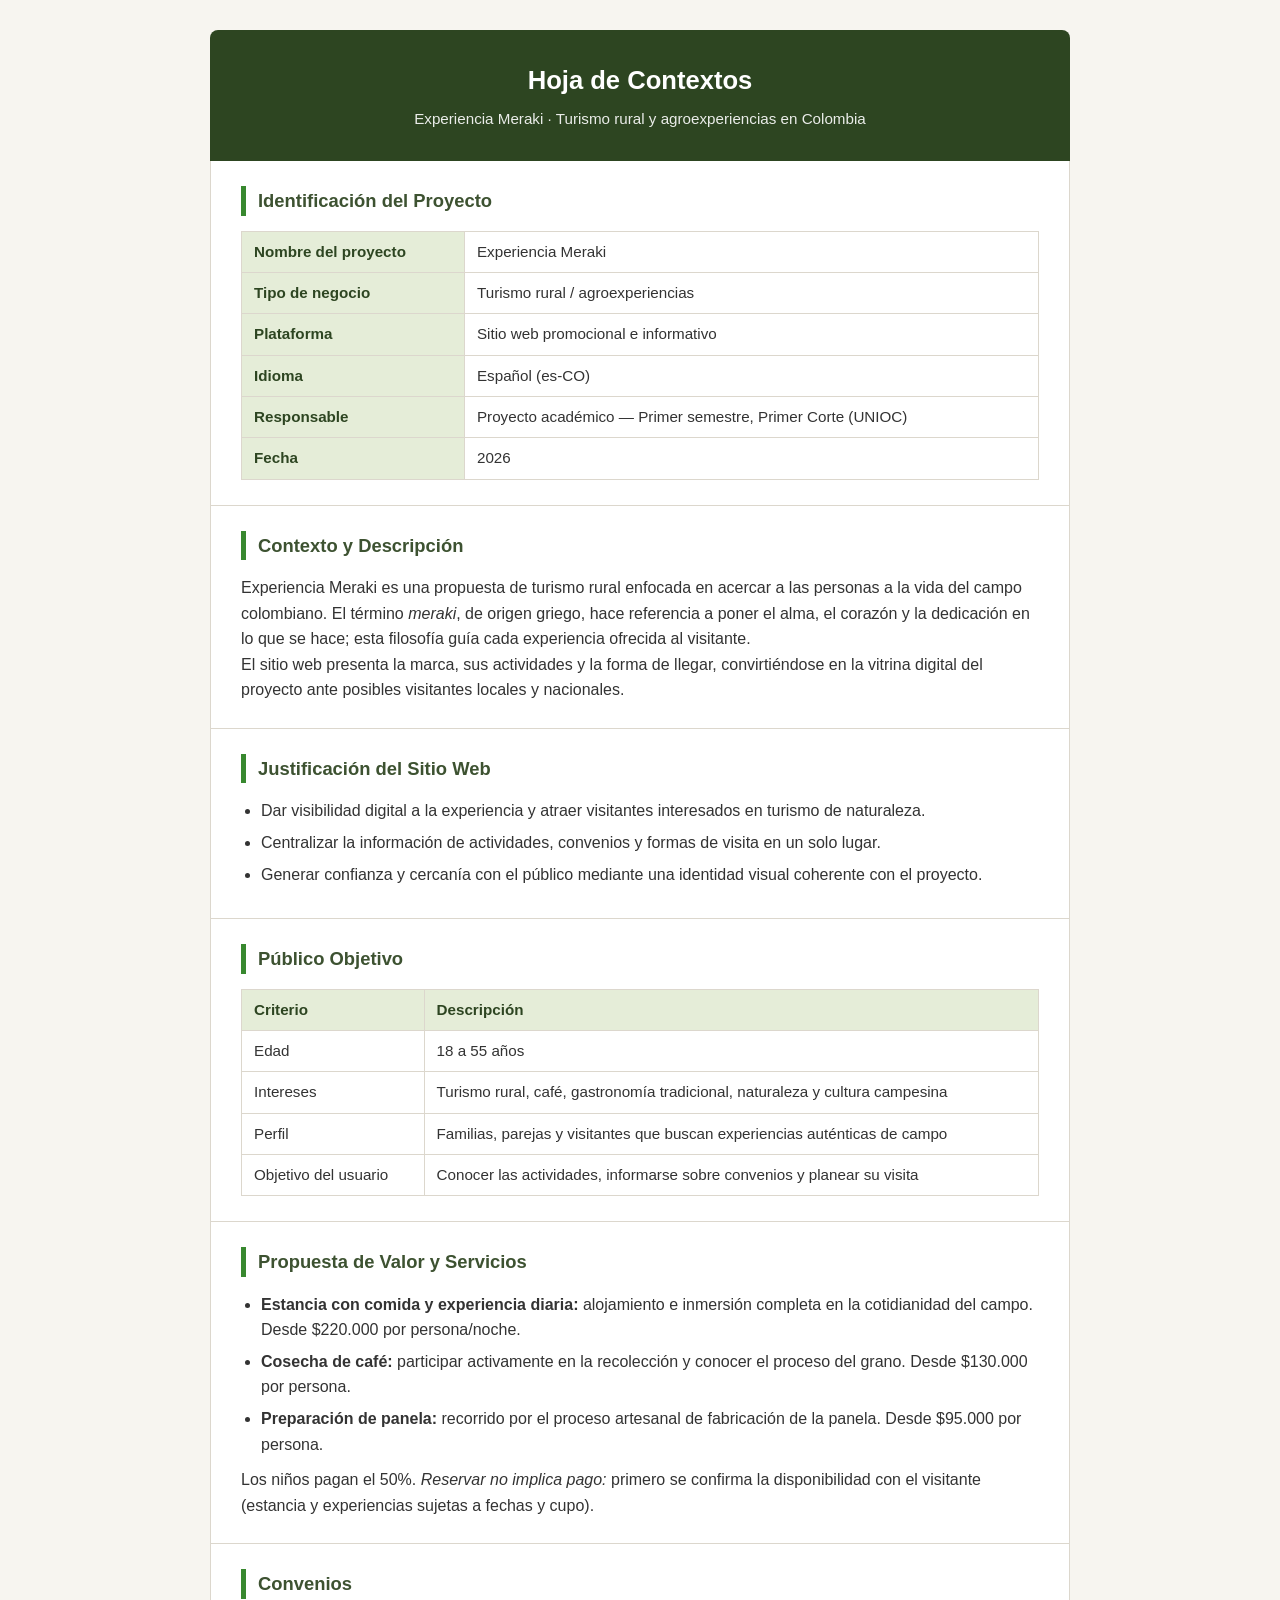
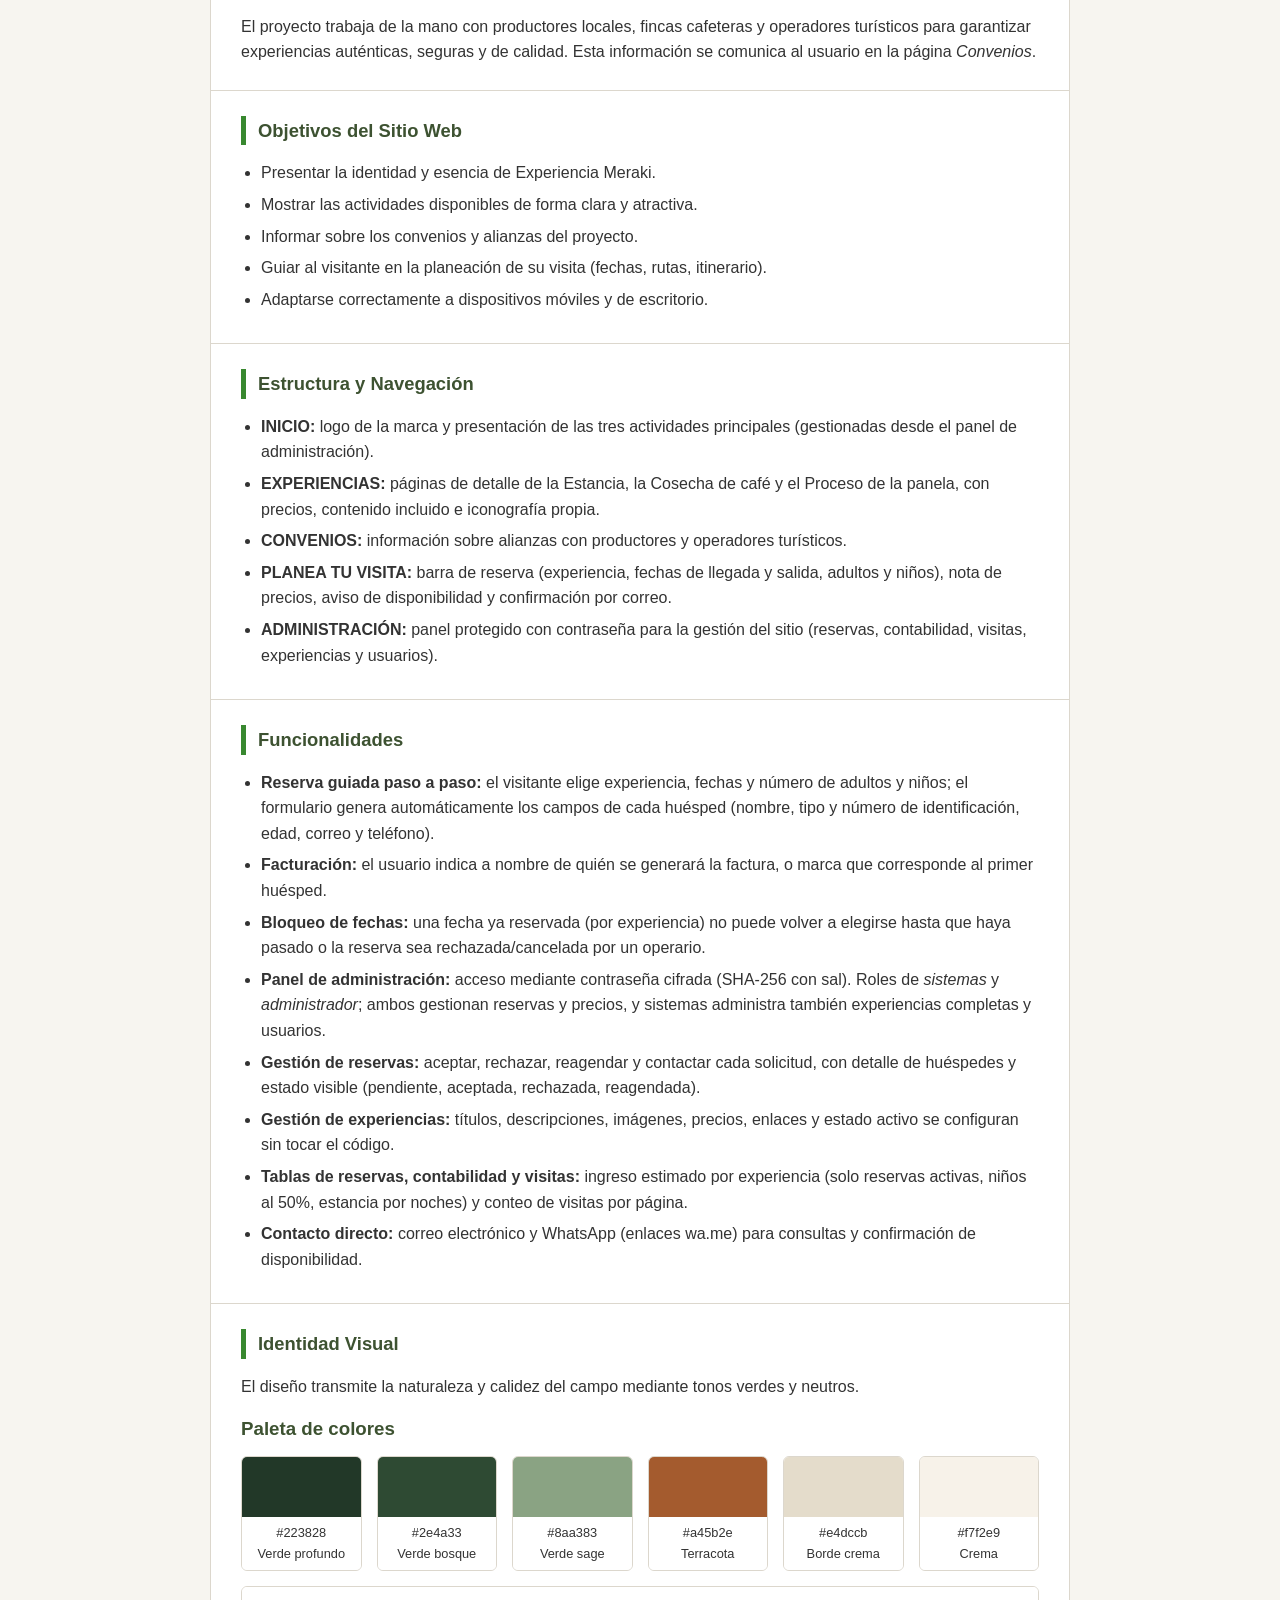
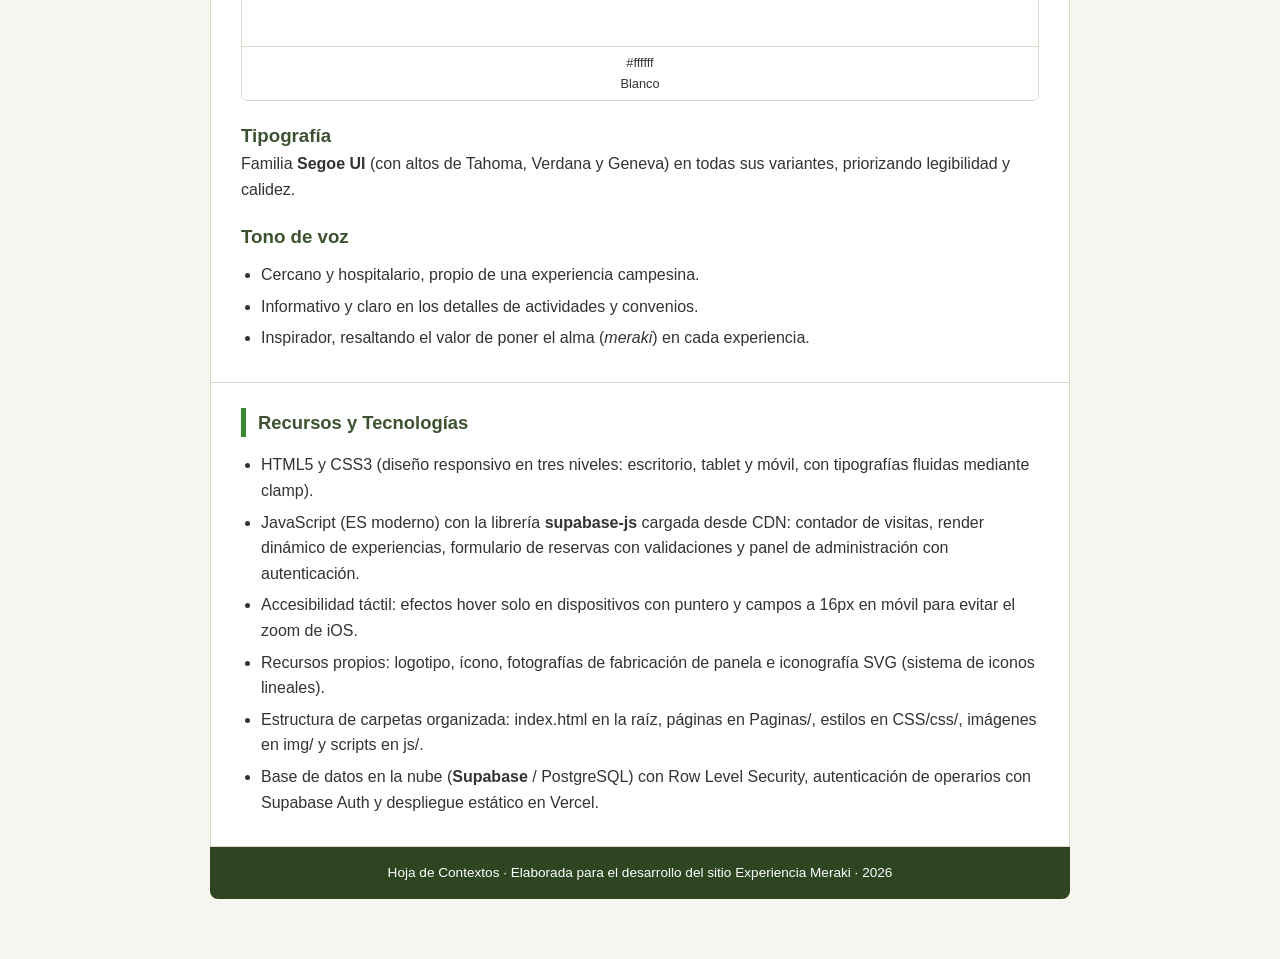
<file: Hoja de Contextos.html>
<!DOCTYPE html>
<html lang="es">
<head>
    <meta charset="UTF-8">
    <meta name="viewport" content="width=device-width, initial-scale=1.0">
    <title>Hoja de Contextos - Experiencia Meraki</title>
    <style>
        * {
            margin: 0;
            padding: 0;
            box-sizing: border-box;
            font-family: 'Segoe UI', Tahoma, Geneva, Verdana, sans-serif;
        }

        body {
            background-color: #f7f5f0;
            color: #333;
            line-height: 1.6;
        }

        .document {
            max-width: 900px;
            margin: 0 auto;
            padding: 30px 20px 60px;
        }

        header.doc-header {
            background-color: #2d4521;
            color: #fff;
            padding: 30px 20px;
            text-align: center;
            border-radius: 8px 8px 0 0;
        }

        header.doc-header h1 {
            font-size: 1.6rem;
            margin-bottom: 6px;
        }

        header.doc-header p {
            font-size: 0.95rem;
            opacity: 0.9;
        }

        section {
            background-color: #fff;
            border: 1px solid #dcd7cd;
            border-top: none;
            padding: 25px 30px;
        }

        section h2 {
            color: #3d5231;
            font-size: 1.15rem;
            border-left: 5px solid #38882f;
            padding-left: 12px;
            margin-bottom: 15px;
        }

        section ul {
            margin: 10px 0 0 20px;
        }

        section li {
            margin-bottom: 6px;
        }

        table {
            width: 100%;
            border-collapse: collapse;
            margin-top: 12px;
        }

        table th, table td {
            border: 1px solid #dcd7cd;
            padding: 8px 12px;
            text-align: left;
            font-size: 0.95rem;
        }

        table th {
            background-color: #e5edd8;
            color: #2d4521;
            font-weight: 600;
        }

        .palette {
            display: flex;
            flex-wrap: wrap;
            gap: 15px;
            margin-top: 12px;
        }

        .color-chip {
            flex: 1;
            min-width: 120px;
            border: 1px solid #dcd7cd;
            border-radius: 6px;
            overflow: hidden;
            text-align: center;
            font-size: 0.8rem;
        }

        .color-chip .swatch {
            height: 60px;
        }

        .color-chip p {
            padding: 6px;
            background-color: #fff;
        }

        footer.doc-footer {
            background-color: #2d4521;
            color: #fff;
            text-align: center;
            padding: 15px 20px;
            font-size: 0.85rem;
            border-radius: 0 0 8px 8px;
        }

        @media print {
            body { background-color: #fff; }
            .document { padding: 0; }
            section { border: none; padding: 15px 0; }
            header.doc-header { border-radius: 0; }
        }
    </style>
</head>
<body>

    <div class="document">

        <header class="doc-header">
            <h1>Hoja de Contextos</h1>
            <p>Experiencia Meraki · Turismo rural y agroexperiencias en Colombia</p>
        </header>

        <section>
            <h2>Identificación del Proyecto</h2>
            <table>
                <tr>
                    <th>Nombre del proyecto</th>
                    <td>Experiencia Meraki</td>
                </tr>
                <tr>
                    <th>Tipo de negocio</th>
                    <td>Turismo rural / agroexperiencias</td>
                </tr>
                <tr>
                    <th>Plataforma</th>
                    <td>Sitio web promocional e informativo</td>
                </tr>
                <tr>
                    <th>Idioma</th>
                    <td>Español (es-CO)</td>
                </tr>
                <tr>
                    <th>Responsable</th>
                    <td>Proyecto académico — Primer semestre, Primer Corte (UNIOC)</td>
                </tr>
                <tr>
                    <th>Fecha</th>
                    <td>2026</td>
                </tr>
            </table>
        </section>

        <section>
            <h2>Contexto y Descripción</h2>
            <p>
                Experiencia Meraki es una propuesta de turismo rural enfocada en acercar a las personas
                a la vida del campo colombiano. El término <em>meraki</em>, de origen griego, hace referencia
                a poner el alma, el corazón y la dedicación en lo que se hace; esta filosofía guía cada
                experiencia ofrecida al visitante.
            </p>
            <p>
                El sitio web presenta la marca, sus actividades y la forma de llegar, convirtiéndose en
                la vitrina digital del proyecto ante posibles visitantes locales y nacionales.
            </p>
        </section>

        <section>
            <h2>Justificación del Sitio Web</h2>
            <ul>
                <li>Dar visibilidad digital a la experiencia y atraer visitantes interesados en turismo de naturaleza.</li>
                <li>Centralizar la información de actividades, convenios y formas de visita en un solo lugar.</li>
                <li>Generar confianza y cercanía con el público mediante una identidad visual coherente con el proyecto.</li>
            </ul>
        </section>

        <section>
            <h2>Público Objetivo</h2>
            <table>
                <tr>
                    <th>Criterio</th>
                    <th>Descripción</th>
                </tr>
                <tr>
                    <td>Edad</td>
                    <td>18 a 55 años</td>
                </tr>
                <tr>
                    <td>Intereses</td>
                    <td>Turismo rural, café, gastronomía tradicional, naturaleza y cultura campesina</td>
                </tr>
                <tr>
                    <td>Perfil</td>
                    <td>Familias, parejas y visitantes que buscan experiencias auténticas de campo</td>
                </tr>
                <tr>
                    <td>Objetivo del usuario</td>
                    <td>Conocer las actividades, informarse sobre convenios y planear su visita</td>
                </tr>
            </table>
        </section>

        <section>
            <h2>Propuesta de Valor y Servicios</h2>
            <ul>
                <li><strong>Estancia con comida y experiencia diaria:</strong> alojamiento e inmersión completa en la cotidianidad del campo. Desde $220.000 por persona/noche.</li>
                <li><strong>Cosecha de café:</strong> participar activamente en la recolección y conocer el proceso del grano. Desde $130.000 por persona.</li>
                <li><strong>Preparación de panela:</strong> recorrido por el proceso artesanal de fabricación de la panela. Desde $95.000 por persona.</li>
            </ul>
            <p style="margin-top:10px;">Los niños pagan el 50%. <em>Reservar no implica pago:</em> primero se confirma la disponibilidad con el visitante (estancia y experiencias sujetas a fechas y cupo).</p>
        </section>

        <section>
            <h2>Convenios</h2>
            <p>
                El proyecto trabaja de la mano con productores locales, fincas cafeteras y operadores
                turísticos para garantizar experiencias auténticas, seguras y de calidad. Esta información
                se comunica al usuario en la página <em>Convenios</em>.
            </p>
        </section>

        <section>
            <h2>Objetivos del Sitio Web</h2>
            <ul>
                <li>Presentar la identidad y esencia de Experiencia Meraki.</li>
                <li>Mostrar las actividades disponibles de forma clara y atractiva.</li>
                <li>Informar sobre los convenios y alianzas del proyecto.</li>
                <li>Guiar al visitante en la planeación de su visita (fechas, rutas, itinerario).</li>
                <li>Adaptarse correctamente a dispositivos móviles y de escritorio.</li>
            </ul>
        </section>

        <section>
            <h2>Estructura y Navegación</h2>
            <ul>
                <li><strong>INICIO:</strong> logo de la marca y presentación de las tres actividades principales (gestionadas desde el panel de administración).</li>
                <li><strong>EXPERIENCIAS:</strong> páginas de detalle de la Estancia, la Cosecha de café y el Proceso de la panela, con precios, contenido incluido e iconografía propia.</li>
                <li><strong>CONVENIOS:</strong> información sobre alianzas con productores y operadores turísticos.</li>
                <li><strong>PLANEA TU VISITA:</strong> barra de reserva (experiencia, fechas de llegada y salida, adultos y niños), nota de precios, aviso de disponibilidad y confirmación por correo.</li>
                <li><strong>ADMINISTRACIÓN:</strong> panel protegido con contraseña para la gestión del sitio (reservas, contabilidad, visitas, experiencias y usuarios).</li>
            </ul>
        </section>

        <section>
            <h2>Funcionalidades</h2>
            <ul>
                <li><strong>Reserva guiada paso a paso:</strong> el visitante elige experiencia, fechas y número de adultos y niños; el formulario genera automáticamente los campos de cada huésped (nombre, tipo y número de identificación, edad, correo y teléfono).</li>
                <li><strong>Facturación:</strong> el usuario indica a nombre de quién se generará la factura, o marca que corresponde al primer huésped.</li>
                <li><strong>Bloqueo de fechas:</strong> una fecha ya reservada (por experiencia) no puede volver a elegirse hasta que haya pasado o la reserva sea rechazada/cancelada por un operario.</li>
                <li><strong>Panel de administración:</strong> acceso mediante contraseña cifrada (SHA-256 con sal). Roles de <em>sistemas</em> y <em>administrador</em>; ambos gestionan reservas y precios, y sistemas administra también experiencias completas y usuarios.</li>
                <li><strong>Gestión de reservas:</strong> aceptar, rechazar, reagendar y contactar cada solicitud, con detalle de huéspedes y estado visible (pendiente, aceptada, rechazada, reagendada).</li>
                <li><strong>Gestión de experiencias:</strong> títulos, descripciones, imágenes, precios, enlaces y estado activo se configuran sin tocar el código.</li>
                <li><strong>Tablas de reservas, contabilidad y visitas:</strong> ingreso estimado por experiencia (solo reservas activas, niños al 50%, estancia por noches) y conteo de visitas por página.</li>
                <li><strong>Contacto directo:</strong> correo electrónico y WhatsApp (enlaces wa.me) para consultas y confirmación de disponibilidad.</li>
            </ul>
        </section>

        <section>
            <h2>Identidad Visual</h2>
            <p>El diseño transmite la naturaleza y calidez del campo mediante tonos verdes y neutros.</p>

            <h3 style="margin-top:15px; color:#3d5231;">Paleta de colores</h3>
            <div class="palette">
                <div class="color-chip">
                    <div class="swatch" style="background-color:#223828;"></div>
                    <p>#223828<br>Verde profundo</p>
                </div>
                <div class="color-chip">
                    <div class="swatch" style="background-color:#2e4a33;"></div>
                    <p>#2e4a33<br>Verde bosque</p>
                </div>
                <div class="color-chip">
                    <div class="swatch" style="background-color:#8aa383;"></div>
                    <p>#8aa383<br>Verde sage</p>
                </div>
                <div class="color-chip">
                    <div class="swatch" style="background-color:#a45b2e;"></div>
                    <p>#a45b2e<br>Terracota</p>
                </div>
                <div class="color-chip">
                    <div class="swatch" style="background-color:#e4dccb;"></div>
                    <p>#e4dccb<br>Borde crema</p>
                </div>
                <div class="color-chip">
                    <div class="swatch" style="background-color:#f7f2e9;"></div>
                    <p>#f7f2e9<br>Crema</p>
                </div>
                <div class="color-chip">
                    <div class="swatch" style="background-color:#ffffff; border-bottom:1px solid #dcd7cd;"></div>
                    <p>#ffffff<br>Blanco</p>
                </div>
            </div>

            <h3 style="margin-top:20px; color:#3d5231;">Tipografía</h3>
            <p>Familia <strong>Segoe UI</strong> (con altos de Tahoma, Verdana y Geneva) en todas sus variantes, priorizando legibilidad y calidez.</p>

            <h3 style="margin-top:20px; color:#3d5231;">Tono de voz</h3>
            <ul>
                <li>Cercano y hospitalario, propio de una experiencia campesina.</li>
                <li>Informativo y claro en los detalles de actividades y convenios.</li>
                <li>Inspirador, resaltando el valor de poner el alma (<em>meraki</em>) en cada experiencia.</li>
            </ul>
        </section>

        <section>
            <h2>Recursos y Tecnologías</h2>
            <ul>
                <li>HTML5 y CSS3 (diseño responsivo en tres niveles: escritorio, tablet y móvil, con tipografías fluidas mediante clamp).</li>
                <li>JavaScript (ES moderno) con la librería <strong>supabase-js</strong> cargada desde CDN: contador de visitas, render dinámico de experiencias, formulario de reservas con validaciones y panel de administración con autenticación.</li>
                <li>Accesibilidad táctil: efectos hover solo en dispositivos con puntero y campos a 16px en móvil para evitar el zoom de iOS.</li>
                <li>Recursos propios: logotipo, ícono, fotografías de fabricación de panela e iconografía SVG (sistema de iconos lineales).</li>
                <li>Estructura de carpetas organizada: <code>index.html</code> en la raíz, páginas en <code>Paginas/</code>, estilos en <code>CSS/css/</code>, imágenes en <code>img/</code> y scripts en <code>js/</code>.</li>
                <li>Base de datos en la nube (<strong>Supabase</strong> / PostgreSQL) con Row Level Security, autenticación de operarios con Supabase Auth y despliegue estático en Vercel.</li>
            </ul>
        </section>

        <footer class="doc-footer">
            Hoja de Contextos · Elaborada para el desarrollo del sitio Experiencia Meraki · 2026
        </footer>

    </div>

</body>
</html>
</file>
